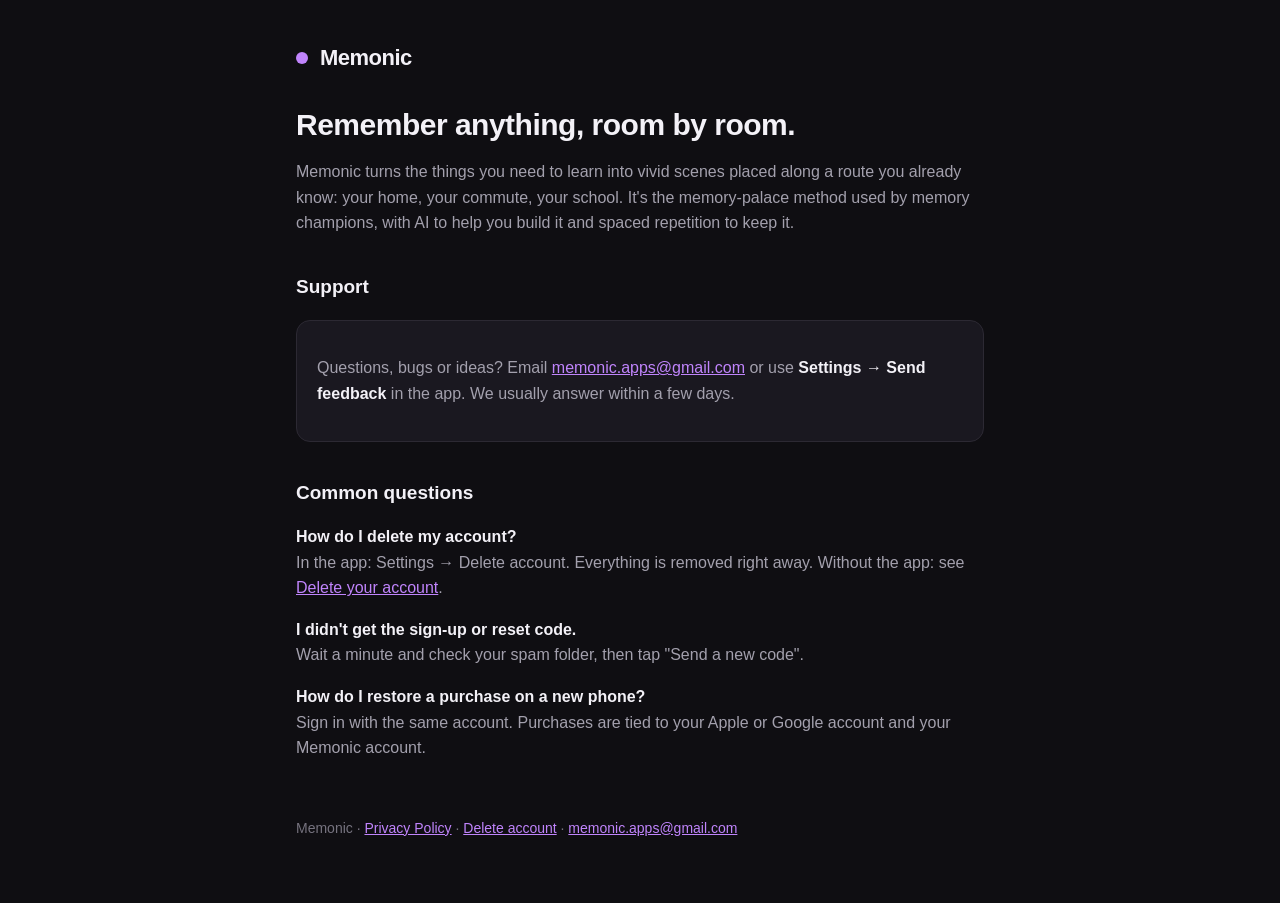
<file: index.html>
<!doctype html>
<html lang="en">
<head>
<meta charset="utf-8">
<meta name="viewport" content="width=device-width, initial-scale=1">
<title>Memonic Support</title>
<link rel="stylesheet" href="style.css">
</head>
<body>
<main>
<header><span class="dot"></span><a href="./">Memonic</a></header>

<h1>Remember anything, room by room.</h1>
<p>Memonic turns the things you need to learn into vivid scenes placed along a route you already know: your home, your commute, your school. It's the memory-palace method used by memory champions, with AI to help you build it and spaced repetition to keep it.</p>

<h2>Support</h2>
<div class="card">
<p>Questions, bugs or ideas? Email <a href="mailto:memonic.apps@gmail.com">memonic.apps@gmail.com</a> or use <strong>Settings → Send feedback</strong> in the app. We usually answer within a few days.</p>
</div>

<h2>Common questions</h2>
<p><strong>How do I delete my account?</strong><br>In the app: Settings → Delete account. Everything is removed right away. Without the app: see <a href="delete-account.html">Delete your account</a>.</p>
<p><strong>I didn't get the sign-up or reset code.</strong><br>Wait a minute and check your spam folder, then tap "Send a new code".</p>
<p><strong>How do I restore a purchase on a new phone?</strong><br>Sign in with the same account. Purchases are tied to your Apple or Google account and your Memonic account.</p>

<footer>Memonic · <a href="privacy.html">Privacy Policy</a> · <a href="delete-account.html">Delete account</a> · <a href="mailto:memonic.apps@gmail.com">memonic.apps@gmail.com</a></footer>
</main>
</body>
</html>
</file>
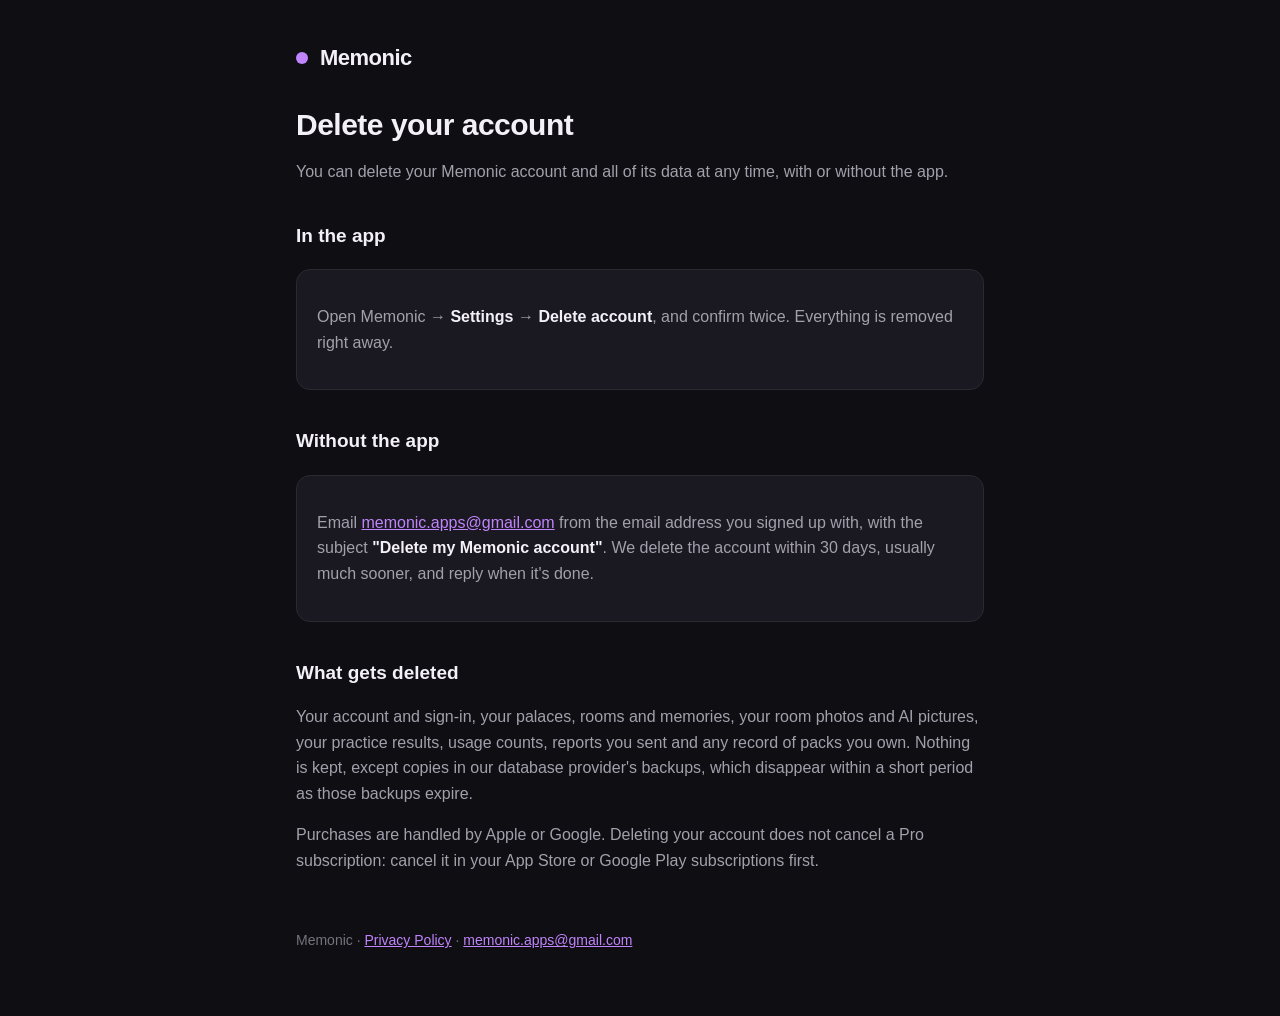
<file: delete-account.html>
<!doctype html>
<html lang="en">
<head>
<meta charset="utf-8">
<meta name="viewport" content="width=device-width, initial-scale=1">
<title>Delete your Memonic account</title>
<link rel="stylesheet" href="style.css">
</head>
<body>
<main>
<header><span class="dot"></span><a href="./">Memonic</a></header>

<h1>Delete your account</h1>
<p>You can delete your Memonic account and all of its data at any time, with or without the app.</p>

<h2>In the app</h2>
<div class="card">
<p>Open Memonic → <strong>Settings</strong> → <strong>Delete account</strong>, and confirm twice. Everything is removed right away.</p>
</div>

<h2>Without the app</h2>
<div class="card">
<p>Email <a href="mailto:memonic.apps@gmail.com?subject=Delete%20my%20Memonic%20account">memonic.apps@gmail.com</a> from the email address you signed up with, with the subject <strong>"Delete my Memonic account"</strong>. We delete the account within 30 days, usually much sooner, and reply when it's done.</p>
</div>

<h2>What gets deleted</h2>
<p>Your account and sign-in, your palaces, rooms and memories, your room photos and AI pictures, your practice results, usage counts, reports you sent and any record of packs you own. Nothing is kept, except copies in our database provider's backups, which disappear within a short period as those backups expire.</p>
<p>Purchases are handled by Apple or Google. Deleting your account does not cancel a Pro subscription: cancel it in your App Store or Google Play subscriptions first.</p>

<footer>Memonic · <a href="privacy.html">Privacy Policy</a> · <a href="mailto:memonic.apps@gmail.com">memonic.apps@gmail.com</a></footer>
</main>
</body>
</html>
</file>
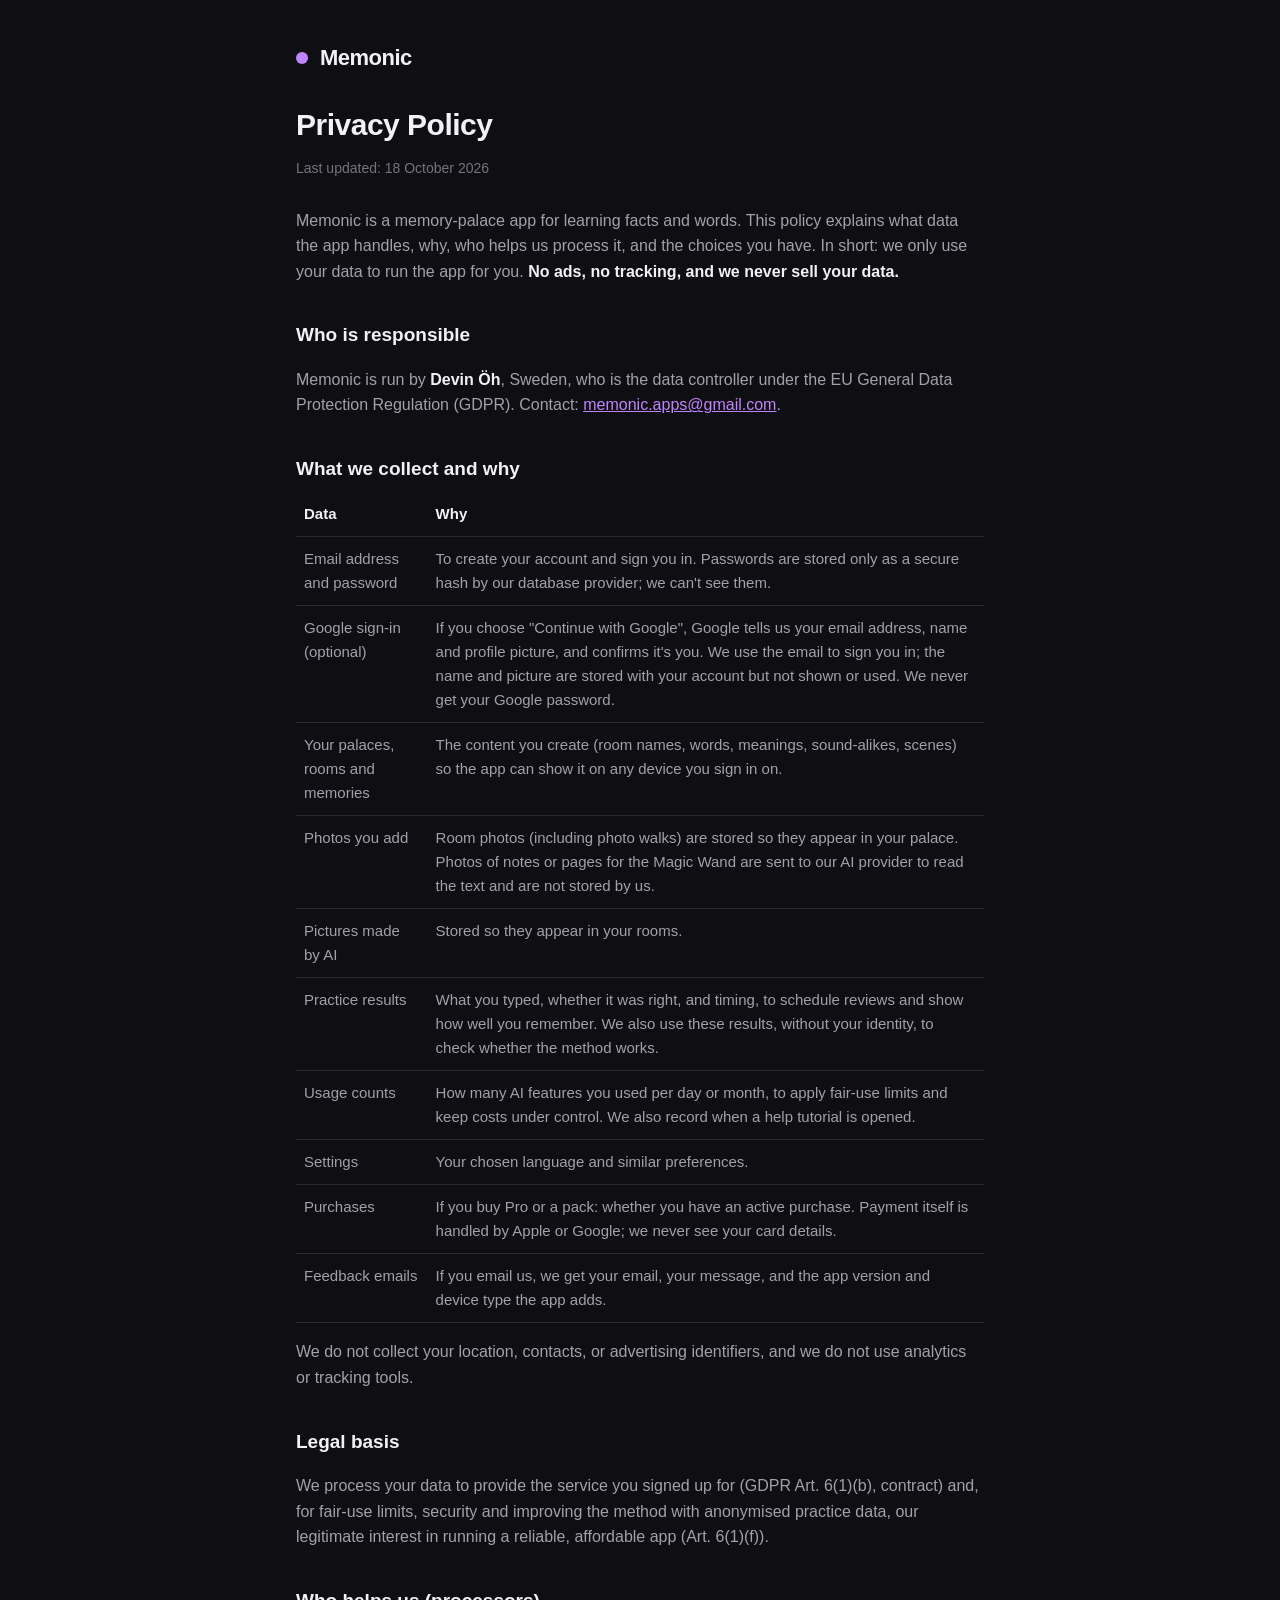
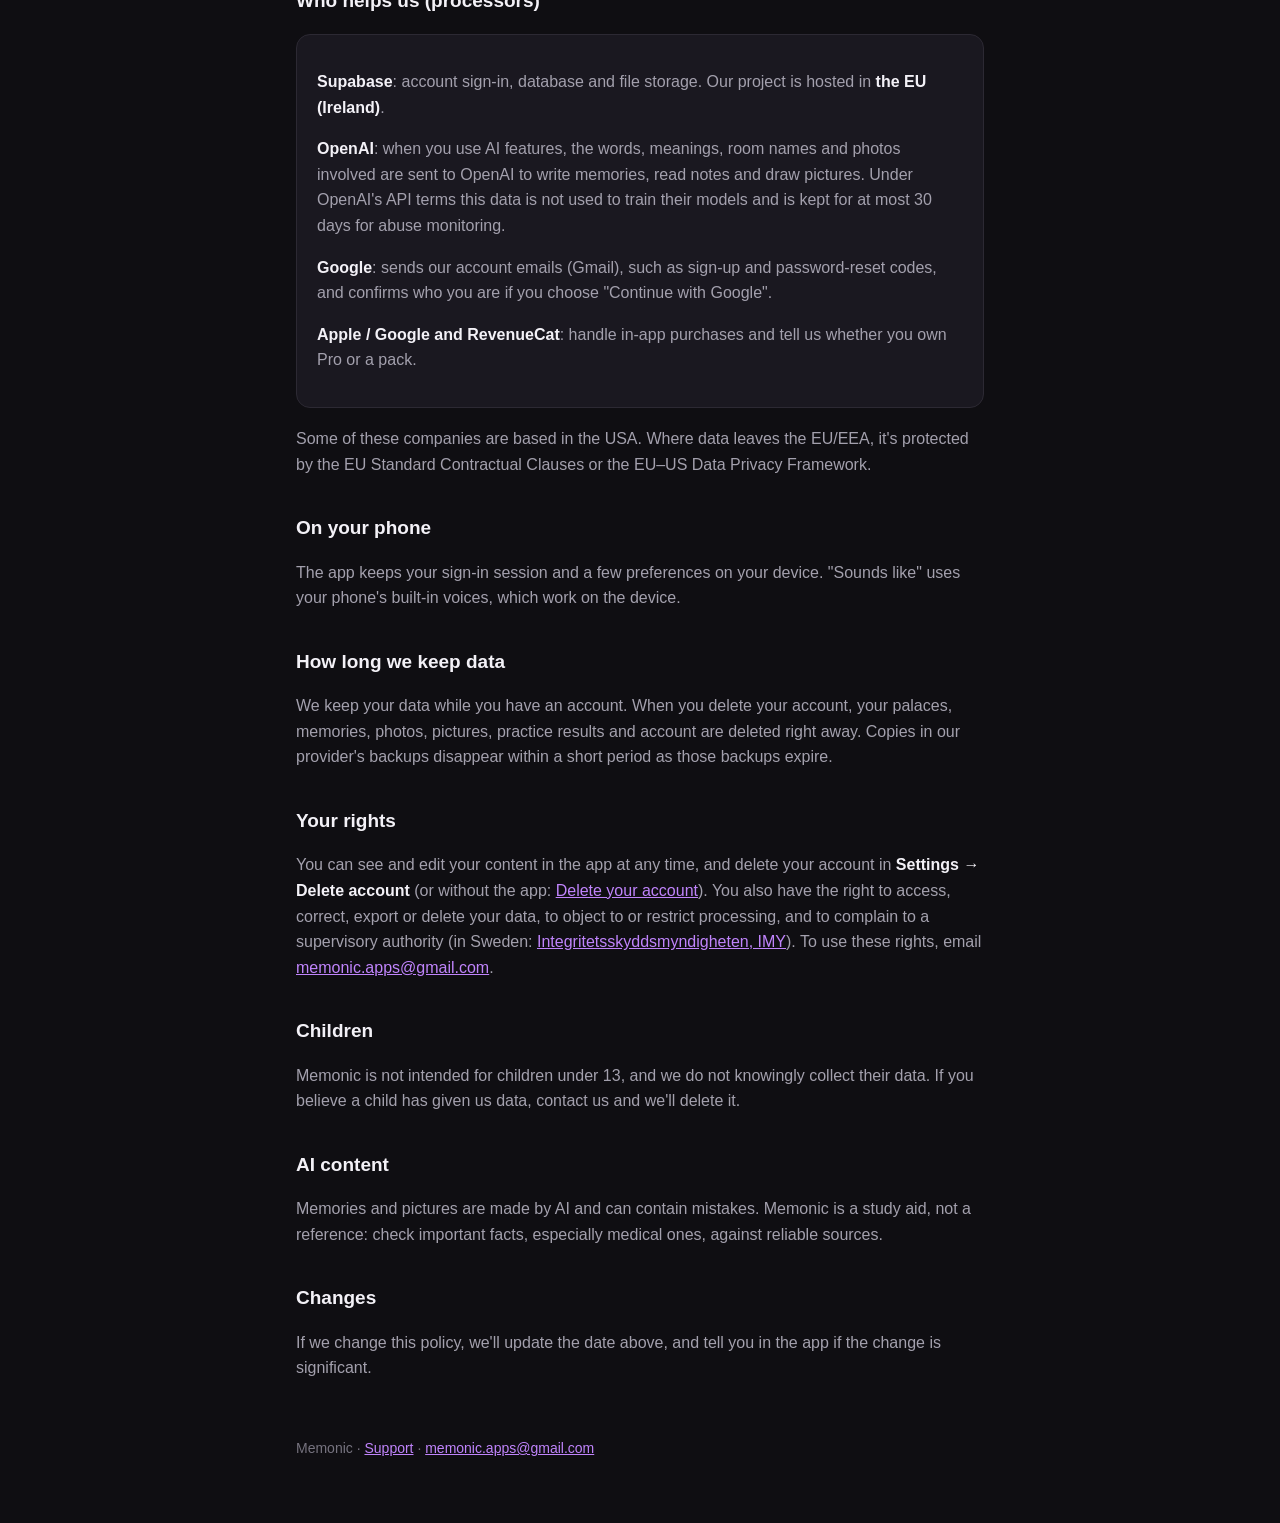
<file: privacy.html>
<!doctype html>
<html lang="en">
<head>
<meta charset="utf-8">
<meta name="viewport" content="width=device-width, initial-scale=1">
<title>Memonic Privacy Policy</title>
<link rel="stylesheet" href="style.css">
</head>
<body>
<main>
<header><span class="dot"></span><a href="./">Memonic</a></header>

<h1>Privacy Policy</h1>
<p class="updated">Last updated: 18 October 2026</p>

<p>Memonic is a memory-palace app for learning facts and words. This policy explains what data the app handles, why, who helps us process it, and the choices you have. In short: we only use your data to run the app for you. <strong>No ads, no tracking, and we never sell your data.</strong></p>

<h2>Who is responsible</h2>
<p>Memonic is run by <strong>Devin Öh</strong>, Sweden, who is the data controller under the EU General Data Protection Regulation (GDPR). Contact: <a href="mailto:memonic.apps@gmail.com">memonic.apps@gmail.com</a>.</p>

<h2>What we collect and why</h2>
<table>
<thead><tr><th>Data</th><th>Why</th></tr></thead>
<tbody>
<tr><td>Email address and password</td><td>To create your account and sign you in. Passwords are stored only as a secure hash by our database provider; we can't see them.</td></tr>
<tr><td>Google sign-in (optional)</td><td>If you choose "Continue with Google", Google tells us your email address, name and profile picture, and confirms it's you. We use the email to sign you in; the name and picture are stored with your account but not shown or used. We never get your Google password.</td></tr>
<tr><td>Your palaces, rooms and memories</td><td>The content you create (room names, words, meanings, sound-alikes, scenes) so the app can show it on any device you sign in on.</td></tr>
<tr><td>Photos you add</td><td>Room photos (including photo walks) are stored so they appear in your palace. Photos of notes or pages for the Magic Wand are sent to our AI provider to read the text and are not stored by us.</td></tr>
<tr><td>Pictures made by AI</td><td>Stored so they appear in your rooms.</td></tr>
<tr><td>Practice results</td><td>What you typed, whether it was right, and timing, to schedule reviews and show how well you remember. We also use these results, without your identity, to check whether the method works.</td></tr>
<tr><td>Usage counts</td><td>How many AI features you used per day or month, to apply fair-use limits and keep costs under control. We also record when a help tutorial is opened.</td></tr>
<tr><td>Settings</td><td>Your chosen language and similar preferences.</td></tr>
<tr><td>Purchases</td><td>If you buy Pro or a pack: whether you have an active purchase. Payment itself is handled by Apple or Google; we never see your card details.</td></tr>
<tr><td>Feedback emails</td><td>If you email us, we get your email, your message, and the app version and device type the app adds.</td></tr>
</tbody>
</table>
<p>We do not collect your location, contacts, or advertising identifiers, and we do not use analytics or tracking tools.</p>

<h2>Legal basis</h2>
<p>We process your data to provide the service you signed up for (GDPR Art. 6(1)(b), contract) and, for fair-use limits, security and improving the method with anonymised practice data, our legitimate interest in running a reliable, affordable app (Art. 6(1)(f)).</p>

<h2>Who helps us (processors)</h2>
<div class="card">
<p><strong>Supabase</strong>: account sign-in, database and file storage. Our project is hosted in <strong>the EU (Ireland)</strong>.</p>
<p><strong>OpenAI</strong>: when you use AI features, the words, meanings, room names and photos involved are sent to OpenAI to write memories, read notes and draw pictures. Under OpenAI's API terms this data is not used to train their models and is kept for at most 30 days for abuse monitoring.</p>
<p><strong>Google</strong>: sends our account emails (Gmail), such as sign-up and password-reset codes, and confirms who you are if you choose "Continue with Google".</p>
<p><strong>Apple / Google and RevenueCat</strong>: handle in-app purchases and tell us whether you own Pro or a pack.</p>
</div>
<p>Some of these companies are based in the USA. Where data leaves the EU/EEA, it's protected by the EU Standard Contractual Clauses or the EU–US Data Privacy Framework.</p>

<h2>On your phone</h2>
<p>The app keeps your sign-in session and a few preferences on your device. "Sounds like" uses your phone's built-in voices, which work on the device.</p>

<h2>How long we keep data</h2>
<p>We keep your data while you have an account. When you delete your account, your palaces, memories, photos, pictures, practice results and account are deleted right away. Copies in our provider's backups disappear within a short period as those backups expire.</p>

<h2>Your rights</h2>
<p>You can see and edit your content in the app at any time, and delete your account in <strong>Settings → Delete account</strong> (or without the app: <a href="delete-account.html">Delete your account</a>). You also have the right to access, correct, export or delete your data, to object to or restrict processing, and to complain to a supervisory authority (in Sweden: <a href="https://www.imy.se">Integritetsskyddsmyndigheten, IMY</a>). To use these rights, email <a href="mailto:memonic.apps@gmail.com">memonic.apps@gmail.com</a>.</p>

<h2>Children</h2>
<p>Memonic is not intended for children under 13, and we do not knowingly collect their data. If you believe a child has given us data, contact us and we'll delete it.</p>

<h2>AI content</h2>
<p>Memories and pictures are made by AI and can contain mistakes. Memonic is a study aid, not a reference: check important facts, especially medical ones, against reliable sources.</p>

<h2>Changes</h2>
<p>If we change this policy, we'll update the date above, and tell you in the app if the change is significant.</p>

<footer>Memonic · <a href="./">Support</a> · <a href="mailto:memonic.apps@gmail.com">memonic.apps@gmail.com</a></footer>
</main>
</body>
</html>
</file>
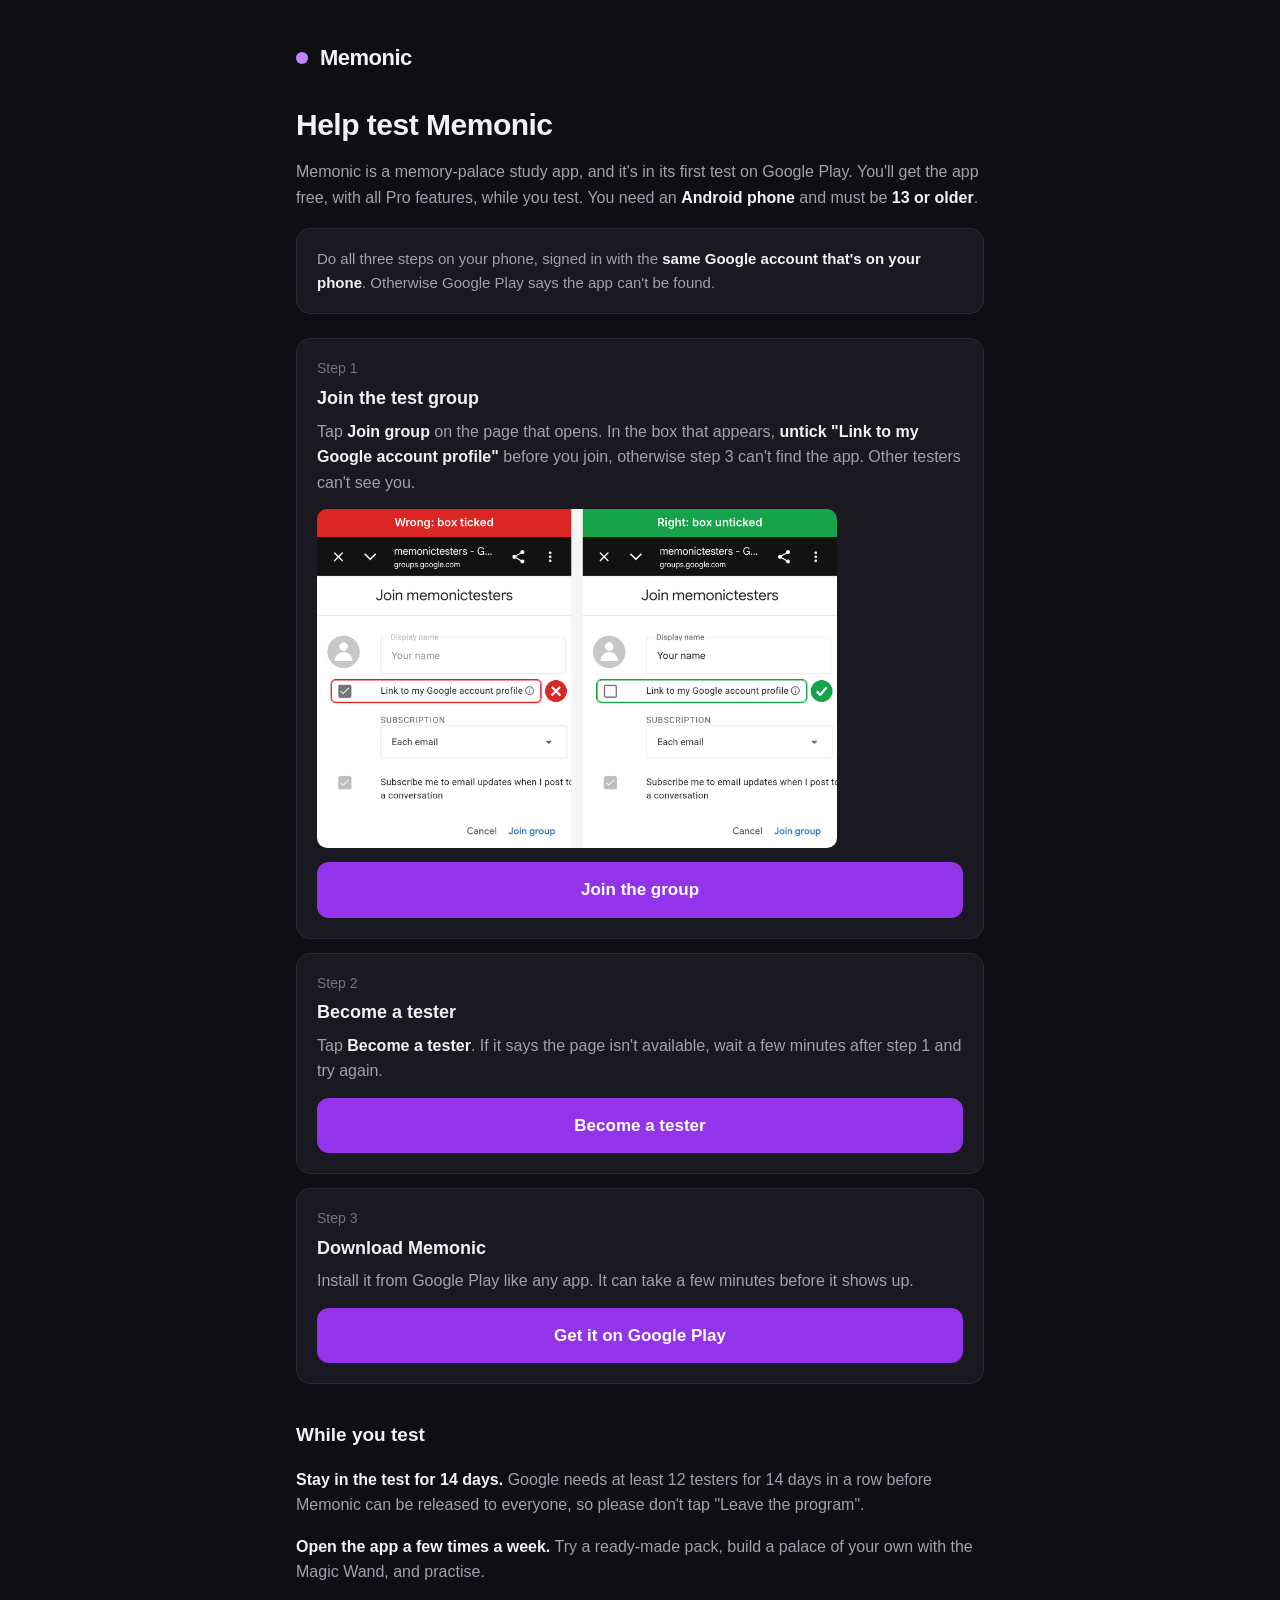
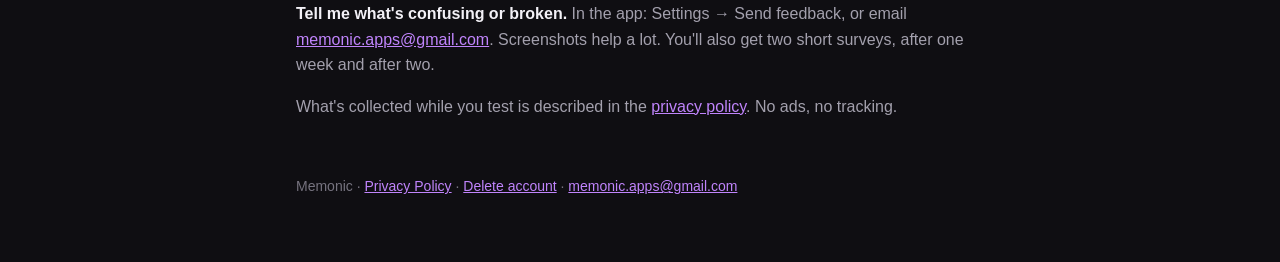
<file: test.html>
<!doctype html>
<html lang="en">
<head>
<meta charset="utf-8">
<meta name="viewport" content="width=device-width, initial-scale=1">
<title>Test Memonic</title>
<meta name="description" content="Help test Memonic on Android: three taps to join.">
<link rel="stylesheet" href="style.css">
<style>
.steps { list-style:none; padding:0; margin:24px 0; counter-reset:step; }
.steps li { counter-increment:step; background:var(--surface); border:1px solid var(--border); border-radius:14px; padding:18px 20px 20px; margin:14px 0; }
.steps li::before { content:"Step " counter(step); display:block; color:var(--faint); font-size:14px; margin-bottom:4px; }
.steps h3 { color:var(--text); font-size:18px; margin:0 0 6px; }
.steps p { margin:0 0 14px; }
.btn { display:block; text-align:center; background:#9333ea; color:#fff; text-decoration:none; font-weight:600; font-size:17px; padding:14px 18px; border-radius:12px; }
.btn:active { opacity:.85; }
.note { font-size:15px; }
</style>
</head>
<body>
<main>
<header><span class="dot"></span><a href="./">Memonic</a></header>

<h1>Help test Memonic</h1>
<p>Memonic is a memory-palace study app, and it's in its first test on Google Play. You'll get the app free, with all Pro features, while you test. You need an <strong>Android phone</strong> and must be <strong>13 or older</strong>.</p>

<div class="card note">
<p style="margin:0">Do all three steps on your phone, signed in with the <strong>same Google account that's on your phone</strong>. Otherwise Google Play says the app can't be found.</p>
</div>

<ol class="steps">
<li>
<h3>Join the test group</h3>
<p>Tap <strong>Join group</strong> on the page that opens. In the box that appears, <strong>untick "Link to my Google account profile"</strong> before you join, otherwise step 3 can't find the app. Other testers can't see you.</p>
<img src="join-wrong-right.jpg" alt="When joining, leave &quot;Link to my Google account profile&quot; unticked" style="width:100%;max-width:520px;display:block;border-radius:10px;margin:0 0 14px">
<a class="btn" href="https://groups.google.com/g/memonictesters">Join the group</a>
</li>
<li>
<h3>Become a tester</h3>
<p>Tap <strong>Become a tester</strong>. If it says the page isn't available, wait a few minutes after step 1 and try again.</p>
<a class="btn" href="https://play.google.com/apps/testing/com.zevined.memonic">Become a tester</a>
</li>
<li>
<h3>Download Memonic</h3>
<p>Install it from Google Play like any app. It can take a few minutes before it shows up.</p>
<a class="btn" href="https://play.google.com/store/apps/details?id=com.zevined.memonic">Get it on Google Play</a>
</li>
</ol>

<h2>While you test</h2>
<p><strong>Stay in the test for 14 days.</strong> Google needs at least 12 testers for 14 days in a row before Memonic can be released to everyone, so please don't tap "Leave the program".</p>
<p><strong>Open the app a few times a week.</strong> Try a ready-made pack, build a palace of your own with the Magic Wand, and practise.</p>
<p><strong>Tell me what's confusing or broken.</strong> In the app: Settings → Send feedback, or email <a href="mailto:memonic.apps@gmail.com">memonic.apps@gmail.com</a>. Screenshots help a lot. You'll also get two short surveys, after one week and after two.</p>
<p>What's collected while you test is described in the <a href="privacy.html">privacy policy</a>. No ads, no tracking.</p>

<footer>Memonic · <a href="privacy.html">Privacy Policy</a> · <a href="delete-account.html">Delete account</a> · <a href="mailto:memonic.apps@gmail.com">memonic.apps@gmail.com</a></footer>
</main>
</body>
</html>
</file>
<file: style.css>
:root { --bg:#0f0e12; --surface:#1a1820; --border:#2c2933; --text:#f3f1f7; --muted:#a3a0ad; --faint:#76737f; --accent:#c084fc; }
* { box-sizing: border-box; }
body { margin:0; background:var(--bg); color:var(--text); font:16px/1.6 -apple-system, BlinkMacSystemFont, "Segoe UI", Roboto, sans-serif; }
main { max-width: 720px; margin: 0 auto; padding: 40px 16px 64px; }
header { display:flex; align-items:center; gap:12px; margin-bottom:32px; }
header a { color:var(--text); text-decoration:none; font-weight:800; font-size:22px; letter-spacing:-0.5px; }
.dot { width:12px; height:12px; border-radius:50%; background:var(--accent); display:inline-block; }
h1 { font-size:30px; line-height:1.2; margin:0 0 8px; letter-spacing:-0.5px; }
h2 { font-size:19px; margin:36px 0 8px; }
p, li { color:var(--muted); }
strong { color:var(--text); }
a { color:var(--accent); }
.updated { color:var(--faint); font-size:14px; margin-bottom:28px; }
.card { background:var(--surface); border:1px solid var(--border); border-radius:14px; padding:18px 20px; margin:18px 0; }
table { width:100%; border-collapse:collapse; font-size:15px; }
th, td { text-align:left; vertical-align:top; padding:10px 8px; border-bottom:1px solid var(--border); color:var(--muted); }
th { color:var(--text); font-weight:600; }
footer { margin-top:56px; color:var(--faint); font-size:14px; }
@media (max-width: 560px) { table, thead, tbody, tr, th, td { display:block; } thead { display:none; } td { border:none; padding:2px 0; } tr { border-bottom:1px solid var(--border); padding:10px 0; } td:first-child { color:var(--text); font-weight:600; } }
</file>
